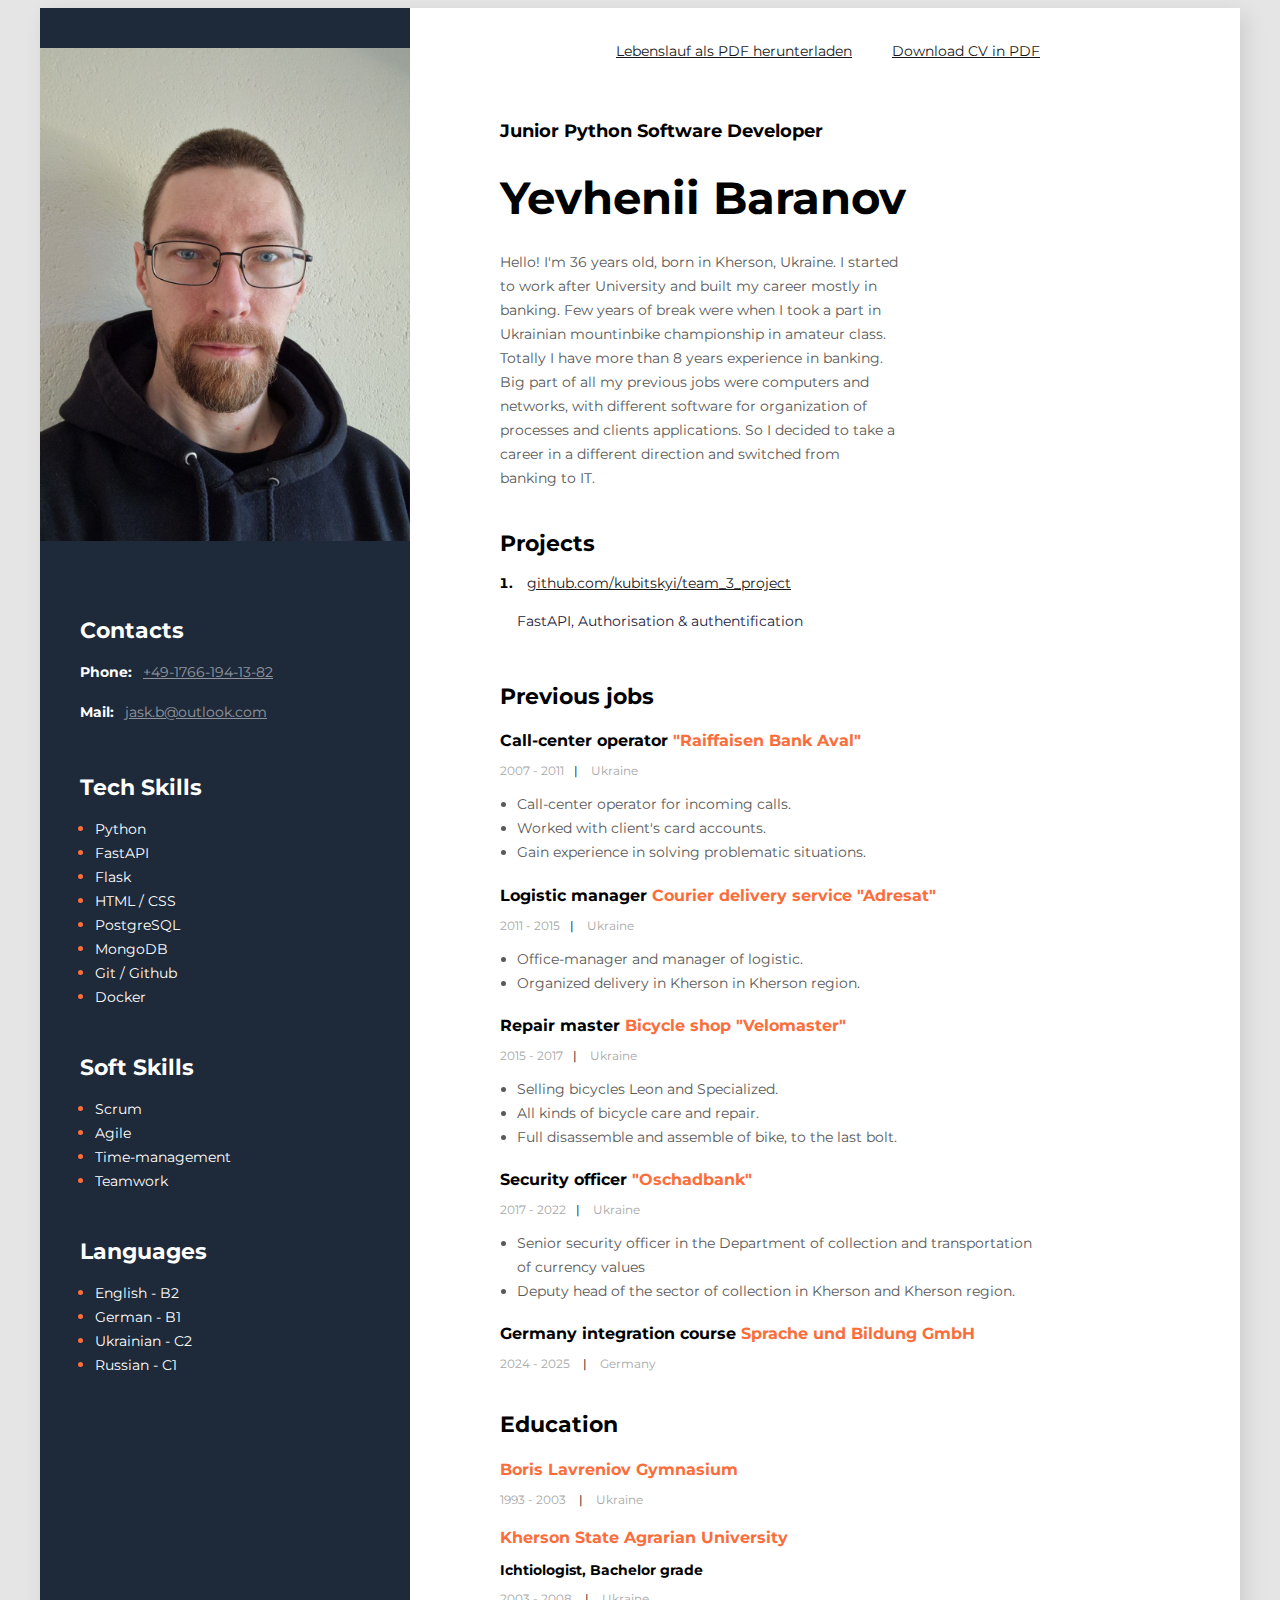
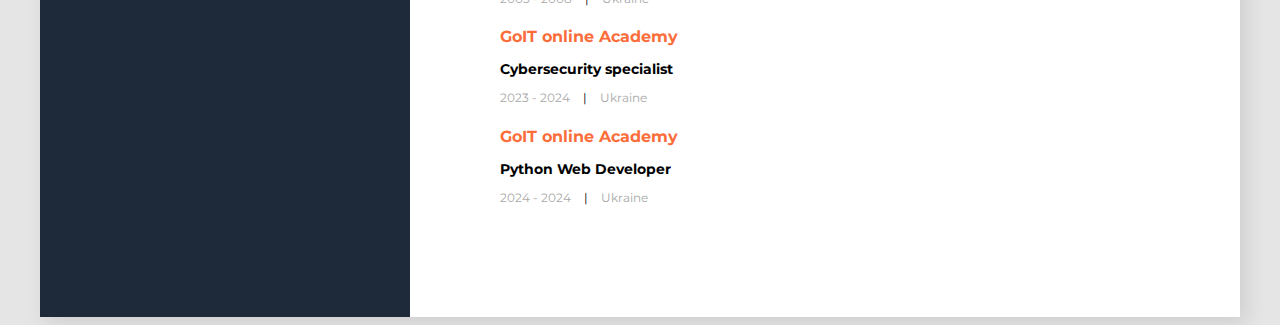
<file: src/static/index.html>
<!DOCTYPE html>
<html lang="uk">

<head>
    <meta charset="UTF-8" />
    <meta http-equiv="X-UA-Compatible" content="IE=edge" />
    <meta name="viewport" content="width=device-width, initial-scale=1.0" />
    <link rel="stylesheet" href="css/styles.css" />
    <link rel="preconnect" href="https://fonts.googleapis.com" />
    <link rel="preconnect" href="https://fonts.gstatic.com" crossorigin />
    <link href="https://fonts.googleapis.com/css2?family=Montserrat:wght@400;700&display=swap" rel="stylesheet" />
    <title>Yevhenii Baranov - CV</title>
</head>

<body>
    <!--Main-->
    <div class="main">
        <!--Content-->
        <div class="content">
            <nav>
                <ul class="downloads">
                    <li><a class="project-link" href="#">Download CV in PDF</a></li>
                    <li><a class="project-link" href="#">Lebenslauf als PDF herunterladen</a></li>
                </ul>
            </nav>
            <!--about me-->
            <div class="about">
                <h2 class="pos">Junior Python Software Developer</h2>

                <h1 class="name">Yevhenii Baranov</h1>

                <p class="about-txt">
                    Hello! I'm 36 years old, born in Kherson, Ukraine. I started to work after University and built my
                    career
                    mostly in banking. Few years of break were when I took a part in Ukrainian mountinbike championship
                    in amateur
                    class. Totally I have more than 8 years experience in banking. Big part of all my previous jobs were
                    computers
                    and networks, with different software for organization of processes and clients applications. So I
                    decided to
                    take a career in a different direction and switched from banking to IT.

                </p>
            </div>
            <!--projects-->
            <div class="projects">
                <h3 class="h3title">Projects</h3>

                <ol class="projects-lst list">
                    <li>
                        <a class="project-link"
                            href="https://github.com/kubitskyi/team_3_project">github.com/kubitskyi/team_3_project</a>

                        <p class="pro-skills"> FastAPI, Authorisation & authentification </>
                    </li>

                </ol>
            </div>
            <!--work-->
            <div class="work">
                <h3 class="h3title">Previous jobs</h3>

                <!--1-->
                <div>
                    <h4 class="workprof">
                        Call-center operator <span class="workplace">"Raiffaisen Bank Aval"</span>
                    </h4>
                    <p class="workyears">
                        2007 - 2011<span class="palka">|</span> Ukraine
                    </p>
                    <ul class="worklist list">
                        <li>
                            Call-center operator for incoming calls.
                        </li>
                        <li>Worked with client's card accounts.</li>
                        <li>
                            Gain experience in solving problematic situations.
                        </li>
                    </ul>
                </div>
                <!--2-->
                <div>
                    <h4 class="workprof">
                        Logistic manager
                        <span class="workplace">Courier delivery service "Adresat"</span>
                    </h4>
                    <p class="workyears">
                        2011 - 2015<span class="palka">|</span> Ukraine
                    </p>
                    <ul class="worklist list">
                        <li>Office-manager and manager of logistic.</li>
                        <li>Organized delivery in Kherson in Kherson region.</li>

                    </ul>
                </div>
                <!--3-->
                <div>
                    <h4 class="workprof">
                        Repair master
                        <span class="workplace">Bicycle shop "Velomaster"</span>
                    </h4>
                    <p class="workyears">
                        2015 - 2017<span class="palka">|</span> Ukraine
                    </p>
                    <ul class="worklist list">
                        <li>Selling bicycles Leon and Specialized.</li>
                        <li>All kinds of bicycle care and repair.</li>
                        <li>
                            Full disassemble and assemble of bike, to the last bolt.
                        </li>
                    </ul>
                </div>
                <!--4-->
                <div>
                    <h4 class="workprof">
                        Security officer <span class="workplace">"Oschadbank"</span>
                    </h4>
                    <p class="workyears">
                        2017 - 2022<span class="palka">|</span> Ukraine
                    </p>
                    <ul class="worklist list">
                        <li>Senior security officer in the Department of collection and transportation of currency
                            values</li>
                        <li>
                            Deputy head of the sector of collection in Kherson and Kherson region.
                        </li>

                    </ul>
                </div>
                <!--5-->
                <div>
                    <h4 class="workprof">
                        Germany integration course <span class="workplace">Sprache und Bildung GmbH</span>
                    </h4>
                    <p class="workyears">
                        2024 - 2025 <span class="palka">|</span> Germany
                    </p>
                    <!-- <p class="worklist">

        </p> -->
                </div>
            </div>
            <!--education-->
            <div class="education">
                <h3 class="h3title">Education</h3>
                <!--school-->
                <div>
                    <h4 class="edu-place">Boris Lavreniov Gymnasium</h4>
                    <!-- <p class="edu-prof">Філологічний клас</p> -->
                    <p class="edu-years">
                        1993 - 2003 <span class="palka">|</span> Ukraine
                    </p>
                </div>
                <!--univer-->
                <div>
                    <h4 class="edu-place">
                        Kherson State Agrarian University
                    </h4>
                    <p class="edu-prof">Ichtiologist, Bachelor grade</p>
                    <p class="edu-years">
                        2003 - 2008 <span class="palka">|</span> Ukraine
                    </p>
                </div>
                <div>
                    <h4 class="edu-place">
                        GoIT online Academy
                    </h4>
                    <p class="edu-prof">Cybersecurity specialist</p>
                    <p class="edu-years">
                        2023 - 2024 <span class="palka">|</span> Ukraine
                    </p>
                </div>
                <div>
                    <h4 class="edu-place">
                        GoIT online Academy
                    </h4>
                    <p class="edu-prof">Python Web Developer</p>
                    <p class="edu-years">
                        2024 - 2024 <span class="palka">|</span> Ukraine
                    </p>
                </div>
            </div>
        </div>
        <!--Sidebar-->
        <aside class="sidebar">
            <img src="images/photo_jask.jpg" alt="My photo" class="photo" />

            <!--contacts-->
            <div class="contacts">
                <h3 class="sdbar-title">Contacts</h3>
                <div>
                    <p>
                        <span class="cnt-type">Phone:</span>
                        <a class="cnt" href="tel:+4917661941382">+49-1766-194-13-82</a>
                    </p>
                    <p>
                        <span class="cnt-type">Mail:</span>
                        <!-- <a class="cnt" href="mailto:j52b10i78@gmail.com">j52b10i78@gmail.com</a> -->
                        <a class="cnt" href="mailto:jask.b@outlook.com">jask.b@outlook.com</a>
                    </p>
                </div>
            </div>

            <!-- tech skills-->
            <div class="techskills">
                <h3 class="sdbar-title">Tech Skills</h3>
                <ul class="techlist list">
                    <li class="pts"><span class="tech-text">Python</span></li>
                    <li class="pts"><span class="tech-text">FastAPI</span></li>
                    <li class="pts"><span class="tech-text">Flask</span></li>
                    <li class="pts"><span class="tech-text">HTML / CSS</span></li>
                    <li class="pts"><span class="tech-text">PostgreSQL</span></li>
                    <li class="pts"><span class="tech-text">MongoDB</span></li>
                    <li class="pts"><span class="tech-text">Git / Github</span></li>
                    <li class="pts"><span class="tech-text">Docker</span></li>
                </ul>
            </div>

            <!--Soft Skills-->
            <div class="softskills">
                <h3 class="sdbar-title">Soft Skills</h3>
                <ul class="softlist list">
                    <li class="pts"><span class="soft-text">Scrum</span></li>
                    <li class="pts"><span class="soft-text">Agile</span></li>
                    <li class="pts"><span class="soft-text">Time-management</span></li>
                    <li class="pts"><span class="soft-text">Teamwork</span></li>
                </ul>
            </div>

            <!--LAnguages-->
            <div class="softskills">
                <h3 class="sdbar-title">Languages</h3>
                <ul class="softlist list">
                    <li class="pts"><span class="soft-text">English - B2</span></li>
                    <li class="pts"><span class="soft-text">German - B1</span></li>
                    <li class="pts"><span class="soft-text">Ukrainian - C2</span></li>
                    <li class="pts"><span class="soft-text">Russian - C1</span></li>
                </ul>
            </div>
        </aside>
    </div>
</body>

</html>
</file>
<file: src/static/css/styles.css>
body {
    font-family: 'Montserrat', sans-serif;
    background-color: #E5E5E5;
}

/* main */
.main {
    display: flex;
    flex-direction: row-reverse;
    background: #FFFFFF;
    box-shadow: 6px 6px 20px rgba(0, 0, 0, 0.1);
    width: 1200px;
    margin: 0 auto;
}

.h3title {
    font-style: normal;
    font-weight: 700;
    font-size: 22px;
    line-height: 27px;
    color: #000000;
    margin-bottom: 10px;
}

.list {
    padding: 0px;
    margin-left: 17px;
}

.palka {
    font-style: normal;
    font-weight: 400;
    font-size: 12px;
    line-height: 15px;
    color: #000000;
    margin-left: 10px;
    margin-right: 10px;
}

/* content */
.content {
    background-color: #FFFFFF;
    padding: 15px 200px 100px 90px;
}

/* downloads */
.downloads {
    display: flex;
    flex-direction: row-reverse;
    gap: 30px;
    margin-bottom: 60px;
}

.downloads li {
    list-style: none;
}

/* about */
.about {
    margin-bottom: 40px;
}

.pos {
    font-style: normal;
    font-weight: 700;
    font-size: 18px;
    line-height: 17px;
    color: #000000;
    margin-bottom: 20px;
}

.name {
    font-style: normal;
    font-weight: 700;
    font-size: 45px;
    line-height: 55px;
    color: #000000;
    margin-bottom: 25px;
}

.about-txt {
    font-style: normal;
    font-weight: 400;
    font-size: 14px;
    line-height: 24px;
    color: #595959;
    width: 400px;
}

/* projects */
.projects {
    margin-bottom: 50px;
}

.projects-lst {
    font-style: normal;
    font-weight: 700;
    font-size: 14px;
    line-height: 24px;
    color: #000000;
}

.project-link {
    font-style: normal;
    font-weight: 400;
    font-size: 14px;
    line-height: 24px;
    color: #181818;
    margin-left: 10px;
}



.pro-skills {
    font-style: normal;
    font-weight: 400;
    font-size: 14px;
    line-height: 24px;
    color: #242141;
}

/* work */
.work {
    margin-bottom: 40px;
}

.workprof {
    font-style: normal;
    font-weight: 700;
    font-size: 16px;
    line-height: 20px;
    color: #000000;
    margin-bottom: 10px;
}

.workplace {
    font-style: normal;
    font-weight: 700;
    font-size: 16px;
    line-height: 20px;
    color: #FB6D3A;
}

.workyears {
    font-style: normal;
    font-weight: 400;
    font-size: 12px;
    line-height: 15px;
    color: #A8A8A8;
    margin-bottom: 8px;
}

.worklist {
    font-style: normal;
    font-weight: 400;
    font-size: 14px;
    line-height: 24px;
    color: #595959;
}

/* education */
.education {
    margin-bottom: 0px;
}

.edu-place {
    font-style: normal;
    font-weight: 700;
    font-size: 16px;
    line-height: 20px;
    color: #FB6D3A;
    margin-bottom: 11px;
}

.edu-prof {
    font-style: normal;
    font-weight: 700;
    font-size: 14px;
    line-height: 17px;
    color: #000000;
    margin-bottom: 12px;
}

.edu-years {
    font-style: normal;
    font-weight: 400;
    font-size: 12px;
    line-height: 15px;
    color: #A8A8A8;
}

/* sidebar */
.sidebar {
    background-color: #1E2939;
    padding-top: 40px;
    width: 370px;
}

.photo {
    width: 370px;
    margin-bottom: 50px;
}

.sdbar-title {
    color: #FFFFFF;
    font-style: normal;
    font-weight: 700;
    font-size: 22px;
    line-height: 27px;
    margin-bottom: 10px;
}

/* contacts */
.contacts {
    margin-left: 40px;
    margin-bottom: 50px;
}

.cnt-type {
    color: #FFFFFF;
    font-style: normal;
    font-weight: 700;
    font-size: 14px;
    line-height: 24px;
    margin-right: 7px;
}

.cnt {
    color: #FFFFFF;
    font-style: normal;
    font-weight: 400;
    font-size: 14px;
    line-height: 24px;
    opacity: 0.5;
}

/* lists */
.pts {
    color: #FB6D3A;
}

/* techskills */
.techskills {
    margin-left: 40px;
    margin-bottom: 45px;
}

.techlist {
    padding: 0px;
    margin-left: 15px;
}

.tech-text {
    font-style: normal;
    font-weight: 400;
    font-size: 14px;
    line-height: 24px;
    color: #FFFFFF;
}

/* softskills */
.softskills {
    margin-left: 40px;
    margin-bottom: 45px;
}

.softlist {
    padding: 0px;
    margin-left: 15px;
}

.soft-text {
    font-style: normal;
    font-weight: 400;
    font-size: 14px;
    line-height: 24px;
    color: #FFFFFF;
}
</file>
